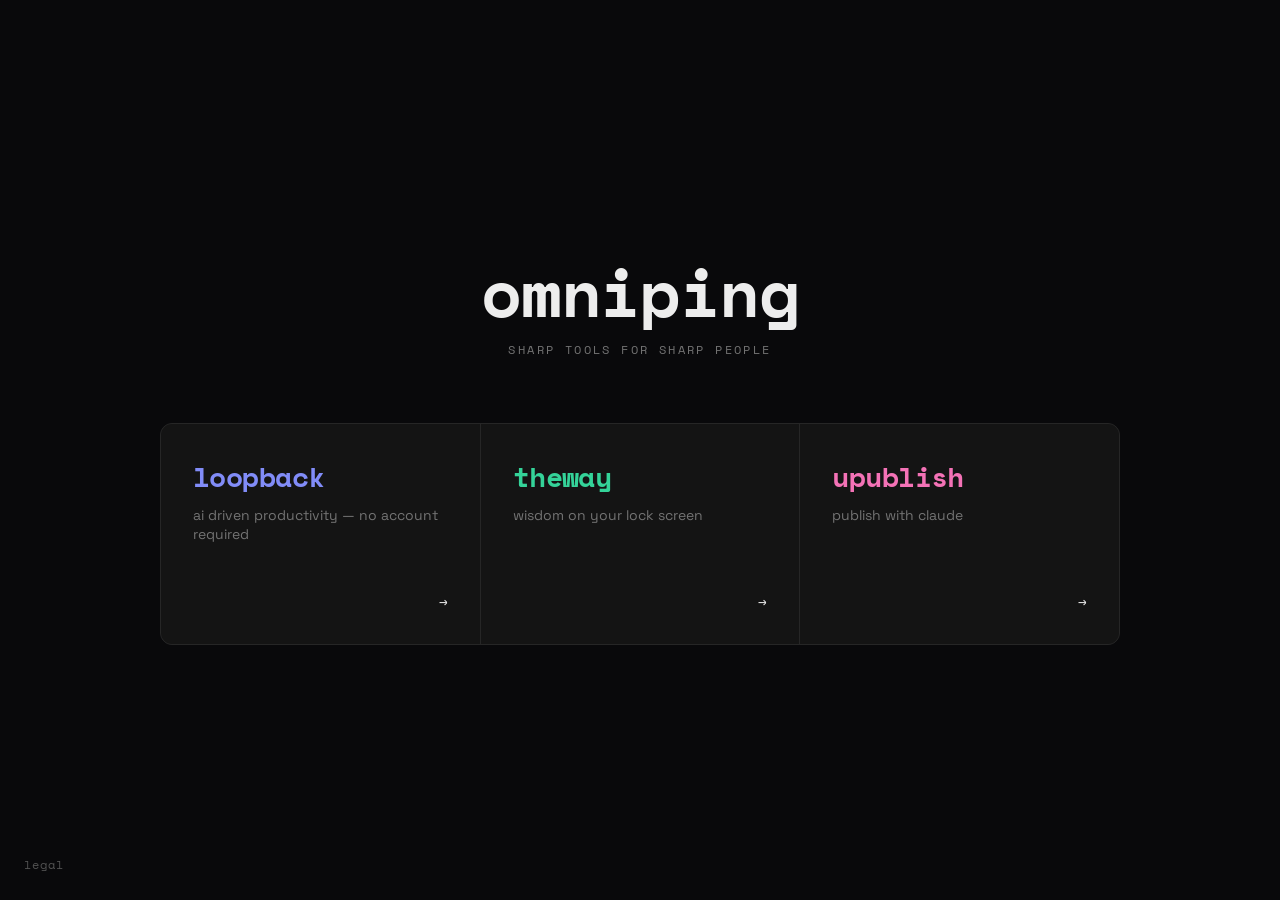
<file: index.html>
<!doctype html>
<html lang="en">
  <head>
    <meta charset="utf-8" />
    <meta name="viewport" content="width=device-width, initial-scale=1" />
    <title>omniping &mdash; sharp tools for sharp people</title>
    <meta name="description" content="omniping builds sharp tools &mdash; loopback, theway, upublish" />
    <link rel="preconnect" href="https://fonts.googleapis.com" />
    <link rel="preconnect" href="https://fonts.gstatic.com" crossorigin />
    <link
      href="https://fonts.googleapis.com/css2?family=Space+Grotesk:wght@400;500;700&family=Space+Mono:wght@400;700&display=swap"
      rel="stylesheet"
    />
    <style>
      :root {
        --bg: #09090b;
        --bg-card: #141414;
        --bg-card-hover: #1a1a1a;
        --border: #262626;
        --border-hover: #3a3a3a;
        --text: #ededed;
        --text-muted: #737373;
        --text-faint: #525252;
        --accent-loopback: #818cf8;
        --accent-theway: #34d399;
        --accent-loopback-dim: #818cf830;
        --accent-theway-dim: #34d39930;
        --accent-upublish: #f472b6;
        --accent-upublish-dim: #f472b630;
        --font-display: 'Space Mono', monospace;
        --font-body: 'Space Grotesk', sans-serif;
        --text-xs: 0.75rem;
        --text-sm: 0.875rem;
        --text-base: 1rem;
        --text-lg: 1.3125rem;
        --text-xl: 1.75rem;
        --text-2xl: 2.3125rem;
        --text-3xl: 3.125rem;
        --text-4xl: 4.1875rem;
        --leading-tight: 1.1;
        --leading-normal: 1.5;
        --tracking-tight: -0.02em;
        --tracking-wide: 0.08em;
        --tracking-mega: 0.2em;
      }

      * {
        box-sizing: border-box;
        margin: 0;
        padding: 0;
      }

      html, body {
        height: 100%;
      }

      body {
        background: var(--bg);
        color: var(--text);
        font-family: var(--font-body);
        font-size: var(--text-base);
        line-height: var(--leading-normal);
        display: flex;
        flex-direction: column;
        align-items: center;
        justify-content: center;
        min-height: 100vh;
        min-height: 100dvh;
        padding: 2rem;
        -webkit-font-smoothing: antialiased;
      }

      main {
        width: 100%;
        max-width: 960px;
        display: flex;
        flex-direction: column;
        align-items: center;
        gap: 4rem;
      }

      .brand {
        text-align: center;
      }

      .brand-name {
        font-family: var(--font-display);
        font-weight: 700;
        font-size: clamp(var(--text-3xl), 8vw, var(--text-4xl));
        line-height: var(--leading-tight);
        letter-spacing: var(--tracking-tight);
      }

      .brand-sub {
        font-family: var(--font-display);
        font-size: var(--text-xs);
        font-weight: 400;
        text-transform: uppercase;
        letter-spacing: var(--tracking-mega);
        color: var(--text-muted);
        margin-top: 0.75rem;
      }

      .products {
        display: grid;
        grid-template-columns: repeat(3, 1fr);
        gap: 1px;
        width: 100%;
        background: var(--border);
        border: 1px solid var(--border);
        border-radius: 12px;
        overflow: hidden;
      }

      .product {
        display: flex;
        flex-direction: column;
        justify-content: space-between;
        padding: 2rem;
        min-height: 220px;
        background: var(--bg-card);
        text-decoration: none;
        color: var(--text);
        transition: background 0.2s;
      }

      .product:hover {
        background: var(--bg-card-hover);
      }

      .product-top {
        display: flex;
        flex-direction: column;
        gap: 0.5rem;
      }

      .product-name {
        font-family: var(--font-display);
        font-weight: 700;
        font-size: var(--text-xl);
        letter-spacing: var(--tracking-tight);
      }

      .product-tagline {
        font-size: var(--text-sm);
        color: var(--text-muted);
        line-height: 1.4;
      }

      .product-arrow {
        font-family: var(--font-display);
        font-size: var(--text-sm);
        transition: color 0.2s, transform 0.2s;
        display: inline-block;
        align-self: flex-end;
      }

      .product:hover .product-arrow {
        transform: translateX(4px);
      }

      .product--loopback:hover {
        border-color: var(--accent-loopback-dim);
      }
      .product--loopback:hover .product-arrow {
        color: var(--accent-loopback);
      }
      .product--loopback .product-name {
        color: var(--accent-loopback);
      }

      .product--theway:hover .product-arrow {
        color: var(--accent-theway);
      }
      .product--theway .product-name {
        color: var(--accent-theway);
      }

      .product--upublish:hover .product-arrow {
        color: var(--accent-upublish);
      }
      .product--upublish .product-name {
        color: var(--accent-upublish);
      }

      footer {
        position: fixed;
        bottom: 1.5rem;
        left: 1.5rem;
      }

      footer a {
        font-family: var(--font-display);
        font-size: var(--text-xs);
        color: var(--text-faint);
        text-decoration: none;
        letter-spacing: var(--tracking-wide);
        transition: color 0.2s;
      }

      footer a:hover {
        color: var(--text-muted);
      }

      @media (max-width: 640px) {
        body {
          padding: 1.5rem;
          justify-content: flex-start;
          padding-top: 4rem;
        }

        main {
          gap: 3rem;
        }

        .products {
          grid-template-columns: 1fr;
          border-radius: 10px;
        }

        .product {
          min-height: 160px;
          padding: 1.5rem;
        }

        footer {
          position: static;
          margin-top: 3rem;
        }
      }
    </style>
  </head>
  <body>
    <main>
      <div class="brand">
        <h1 class="brand-name">omniping</h1>
        <p class="brand-sub">sharp tools for sharp people</p>
      </div>

      <nav class="products">
        <a class="product product--loopback" href="/loopback">
          <div class="product-top">
            <span class="product-name">loopback</span>
            <span class="product-tagline">ai driven productivity &mdash; no account required</span>
          </div>
          <span class="product-arrow">&rarr;</span>
        </a>
        <a class="product product--theway" href="/theway">
          <div class="product-top">
            <span class="product-name">theway</span>
            <span class="product-tagline">wisdom on your lock screen</span>
          </div>
          <span class="product-arrow">&rarr;</span>
        </a>
        <a class="product product--upublish" href="/upublish">
          <div class="product-top">
            <span class="product-name">upublish</span>
            <span class="product-tagline">publish with claude</span>
          </div>
          <span class="product-arrow">&rarr;</span>
        </a>
      </nav>
    </main>

    <footer>
      <a href="/legal">legal</a>
    </footer>
  </body>
</html>
</file>
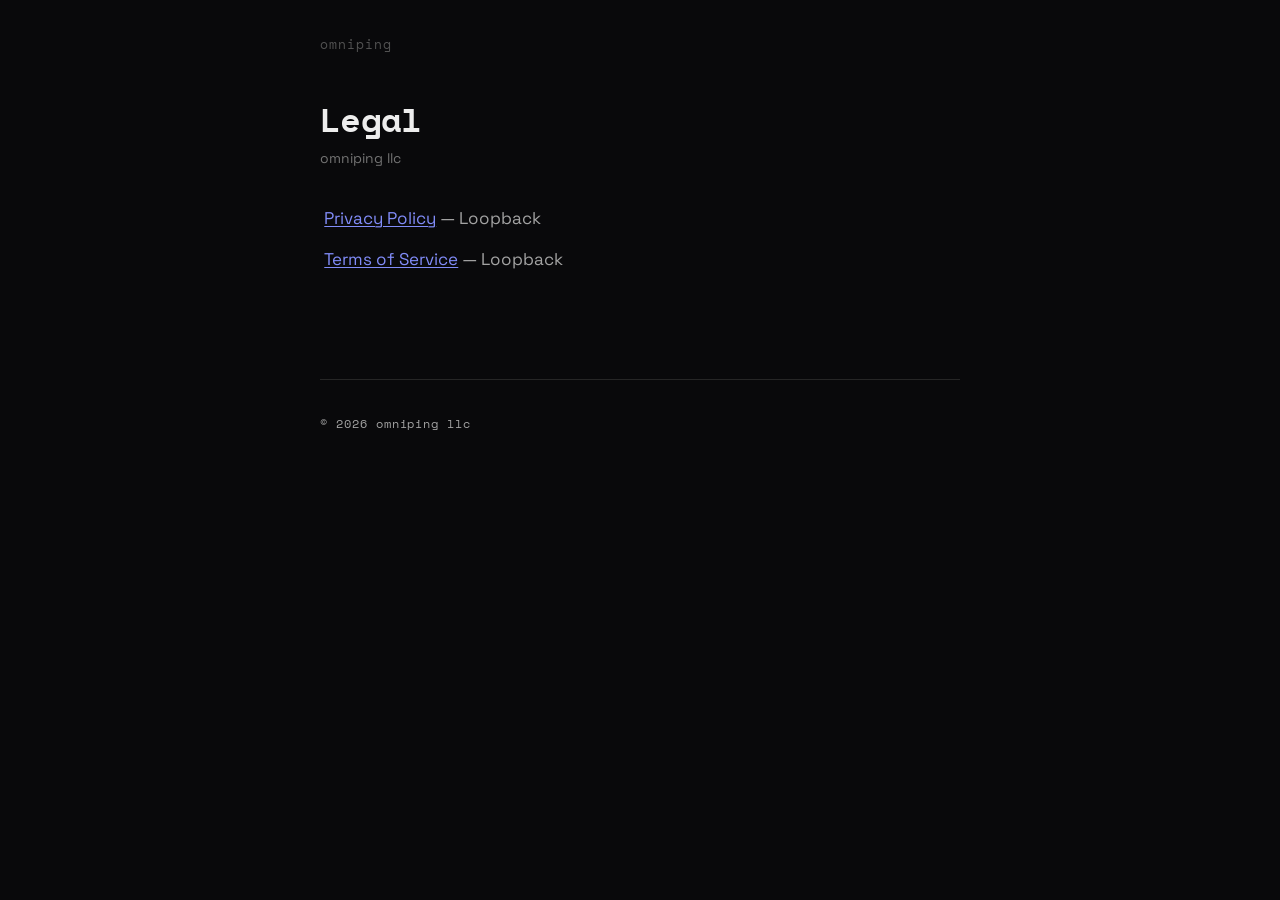
<file: legal/index.html>
<!doctype html>
<html lang="en">
<head>
  <meta charset="utf-8">
  <meta name="viewport" content="width=device-width, initial-scale=1">
  <title>Legal — omniping</title>
  <link rel="stylesheet" href="style.css">
</head>
<body>
  <nav>
    <a class="home" href="/">omniping</a>
  </nav>

  <main>
    <header>
      <h1>Legal</h1>
      <p class="meta">omniping llc</p>
    </header>

    <section>
      <ul style="list-style: none; margin-left: 0; padding-left: 0;">
        <li style="margin-bottom: 0.75rem;"><a href="/legal/privacy">Privacy Policy</a> — Loopback</li>
        <li><a href="/legal/terms">Terms of Service</a> — Loopback</li>
      </ul>
    </section>
  </main>

  <footer>
    <p>&copy; 2026 omniping llc</p>
  </footer>
</body>
</html>
</file>
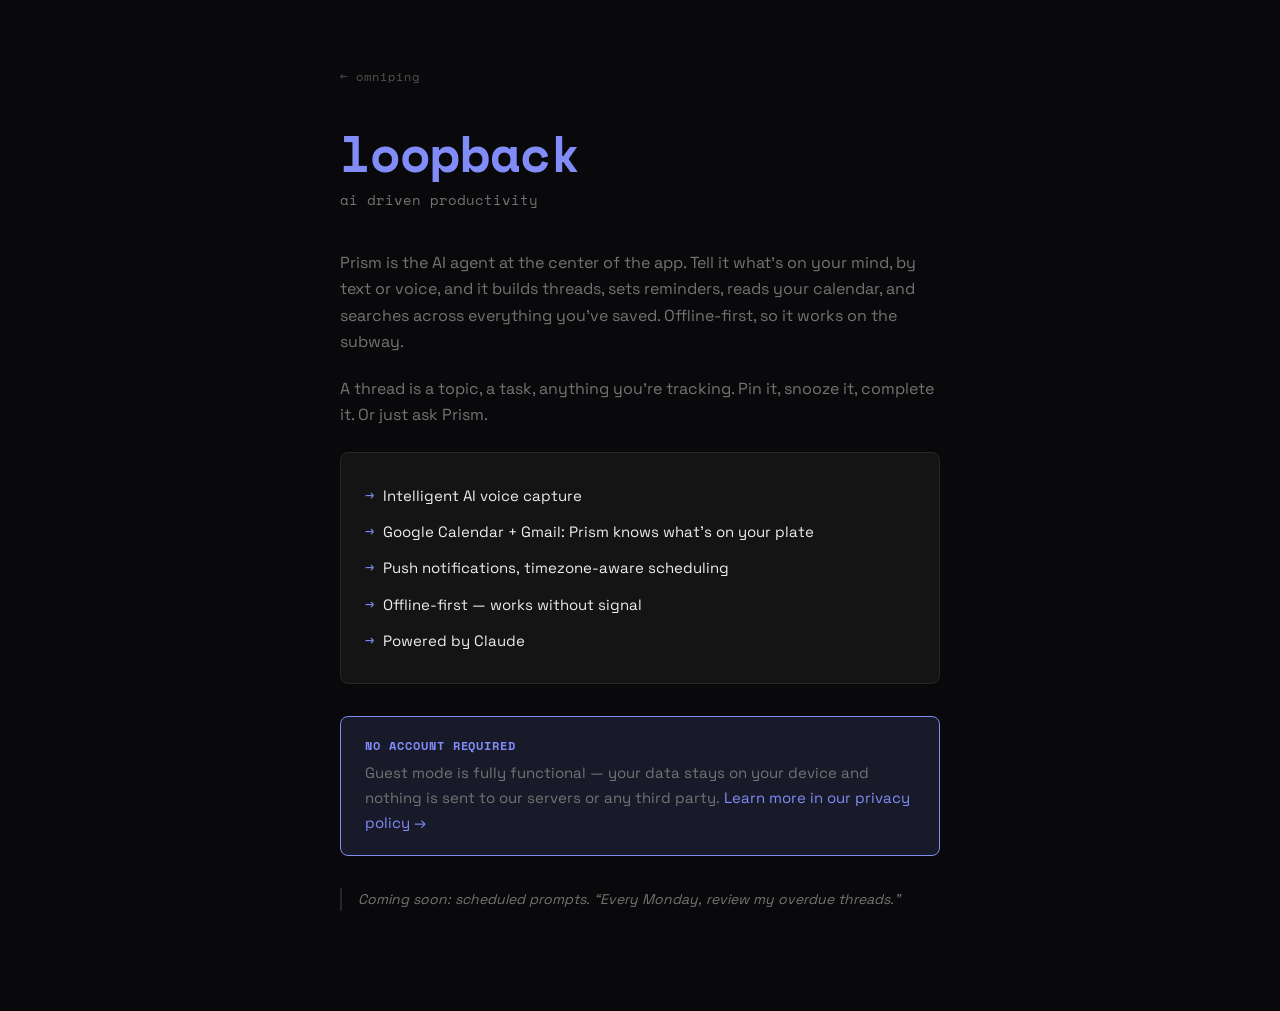
<file: loopback/index.html>
<!doctype html>
<html lang="en">
  <head>
    <meta charset="utf-8" />
    <meta name="viewport" content="width=device-width, initial-scale=1" />
    <title>loopback &mdash; ai driven productivity</title>
    <meta name="description" content="loopback by omniping &mdash; ai driven productivity" />
    <link rel="preconnect" href="https://fonts.googleapis.com" />
    <link rel="preconnect" href="https://fonts.gstatic.com" crossorigin />
    <link
      href="https://fonts.googleapis.com/css2?family=Space+Grotesk:wght@400;500;700&family=Space+Mono:wght@400;700&display=swap"
      rel="stylesheet"
    />
    <style>
      :root {
        --bg: #09090b;
        --bg-card: #141414;
        --border: #262626;
        --text: #ededed;
        --text-muted: #737373;
        --text-faint: #525252;
        --accent: #818cf8;
        --accent-dim: #818cf820;
        --font-display: 'Space Mono', monospace;
        --font-body: 'Space Grotesk', sans-serif;
      }

      * {
        box-sizing: border-box;
        margin: 0;
        padding: 0;
      }

      body {
        background: var(--bg);
        color: var(--text);
        font-family: var(--font-body);
        font-size: 1rem;
        line-height: 1.5;
        min-height: 100vh;
        min-height: 100dvh;
        display: flex;
        flex-direction: column;
        align-items: center;
        padding: 4rem 2rem 5rem;
        -webkit-font-smoothing: antialiased;
      }

      main {
        width: 100%;
        max-width: 600px;
      }

      .back {
        font-family: var(--font-display);
        font-size: 0.75rem;
        color: var(--text-faint);
        text-decoration: none;
        letter-spacing: 0.08em;
        transition: color 0.2s;
        display: inline-block;
        margin-bottom: 2.5rem;
      }

      .back:hover {
        color: var(--text-muted);
      }

      h1 {
        font-family: var(--font-display);
        font-weight: 700;
        font-size: clamp(2.3rem, 8vw, 3.125rem);
        line-height: 1.1;
        letter-spacing: -0.02em;
        color: var(--accent);
        margin-bottom: 0.5rem;
      }

      .tagline {
        font-family: var(--font-display);
        font-size: 0.875rem;
        color: var(--text-muted);
        margin-bottom: 2.5rem;
      }

      .body p {
        color: var(--text-muted);
        margin-bottom: 1.25rem;
        line-height: 1.65;
      }

      .body ul {
        list-style: none;
        margin: 1.5rem 0;
        padding: 1.5rem;
        background: var(--bg-card);
        border: 1px solid var(--border);
        border-radius: 8px;
      }

      .body ul li {
        padding: 0.4rem 0;
        color: var(--text);
        font-size: 0.9375rem;
      }

      .body ul li::before {
        content: "\2192  ";
        color: var(--accent);
        font-family: var(--font-display);
      }

      .guest-mode {
        margin-top: 2rem;
        padding: 1.25rem 1.5rem;
        background: var(--accent-dim);
        border: 1px solid var(--accent);
        border-radius: 8px;
      }

      .guest-mode strong {
        display: block;
        font-family: var(--font-display);
        font-size: 0.75rem;
        letter-spacing: 0.08em;
        color: var(--accent);
        margin-bottom: 0.4rem;
        text-transform: uppercase;
      }

      .guest-mode p {
        color: var(--text-muted);
        font-size: 0.9375rem;
        margin-bottom: 0 !important;
      }

      .guest-mode a {
        color: var(--accent);
        text-decoration: none;
      }

      .guest-mode a:hover {
        text-decoration: underline;
      }

      .soon {
        font-size: 0.875rem;
        color: var(--text-faint);
        font-style: italic;
        border-left: 2px solid var(--border);
        padding-left: 1rem;
        margin-top: 2rem;
      }

      @media (max-width: 640px) {
        body {
          padding: 2rem 1.5rem 3rem;
        }
      }
    </style>
  </head>
  <body>
    <main>
      <a class="back" href="/">&larr; omniping</a>
      <h1>loopback</h1>
      <p class="tagline">ai driven productivity</p>

      <div class="body">
        <p>
          Prism is the AI agent at the center of the app. Tell it what&rsquo;s on
          your mind, by text or voice, and it builds threads, sets reminders,
          reads your calendar, and searches across everything you&rsquo;ve saved.
          Offline-first, so it works on the subway.
        </p>
        <p>
          A thread is a topic, a task, anything you&rsquo;re tracking. Pin it,
          snooze it, complete it. Or just ask Prism.
        </p>

        <ul>
          <li>Intelligent AI voice capture</li>
          <li>Google Calendar + Gmail: Prism knows what&rsquo;s on your plate</li>
          <li>Push notifications, timezone-aware scheduling</li>
          <li>Offline-first &mdash; works without signal</li>
          <li>Powered by Claude</li>
        </ul>

        <div class="guest-mode">
          <strong>No account required</strong>
          <p>Guest mode is fully functional &mdash; your data stays on your device and nothing is sent to our servers or any third party. <a href="/legal/privacy#guest-mode">Learn more in our privacy policy &rarr;</a></p>
        </div>

        <p class="soon">
          Coming soon: scheduled prompts. &ldquo;Every Monday, review my overdue threads.&rdquo;
        </p>
      </div>
    </main>
  </body>
</html>
</file>
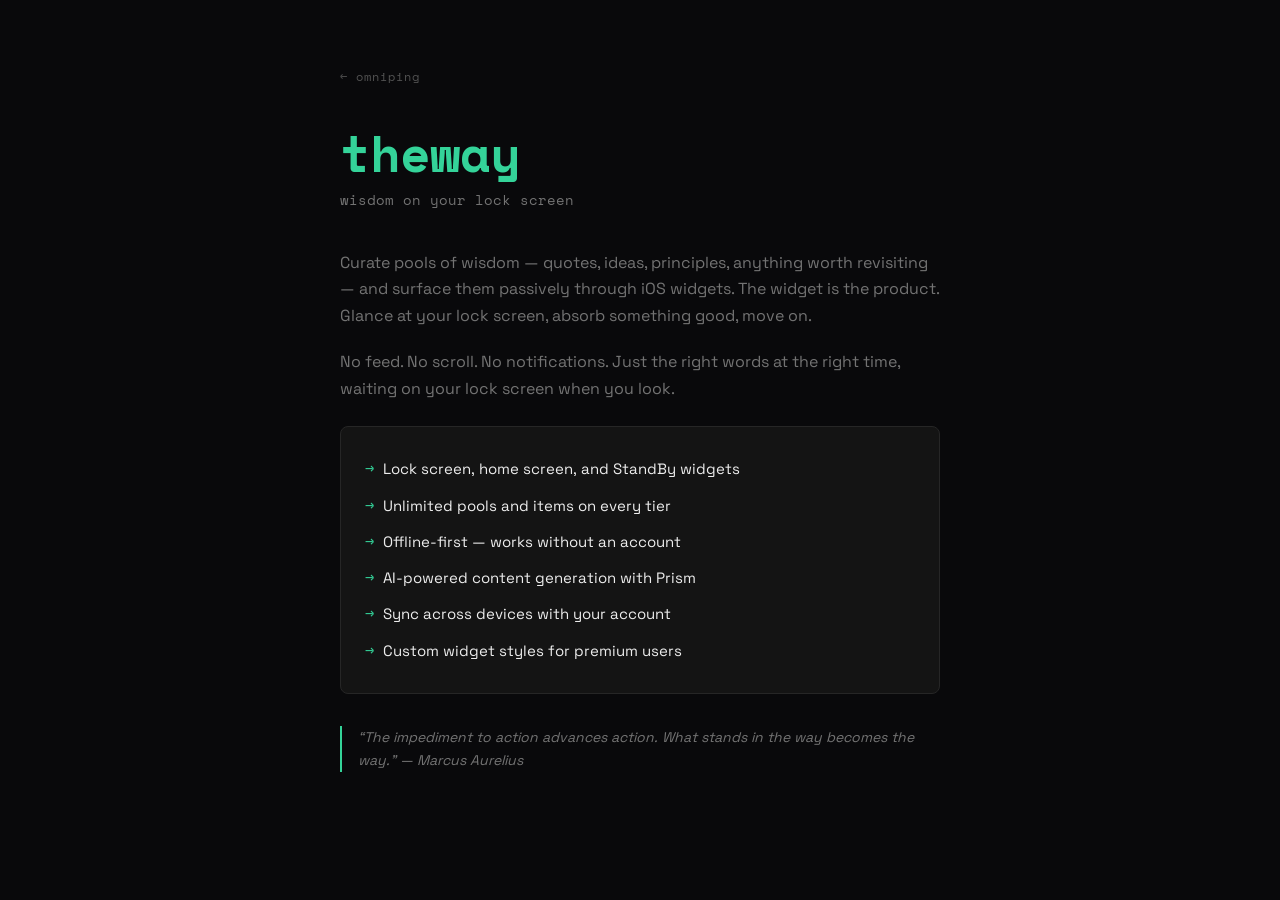
<file: theway/index.html>
<!doctype html>
<html lang="en">
  <head>
    <meta charset="utf-8" />
    <meta name="viewport" content="width=device-width, initial-scale=1" />
    <title>theway &mdash; wisdom on your lock screen</title>
    <meta name="description" content="theway by omniping &mdash; curate pools of wisdom and surface them passively through iOS widgets" />
    <link rel="preconnect" href="https://fonts.googleapis.com" />
    <link rel="preconnect" href="https://fonts.gstatic.com" crossorigin />
    <link
      href="https://fonts.googleapis.com/css2?family=Space+Grotesk:wght@400;500;700&family=Space+Mono:wght@400;700&display=swap"
      rel="stylesheet"
    />
    <style>
      :root {
        --bg: #09090b;
        --bg-card: #141414;
        --border: #262626;
        --text: #ededed;
        --text-muted: #737373;
        --text-faint: #525252;
        --accent: #34d399;
        --accent-dim: #34d39920;
        --font-display: 'Space Mono', monospace;
        --font-body: 'Space Grotesk', sans-serif;
      }

      * {
        box-sizing: border-box;
        margin: 0;
        padding: 0;
      }

      body {
        background: var(--bg);
        color: var(--text);
        font-family: var(--font-body);
        font-size: 1rem;
        line-height: 1.5;
        min-height: 100vh;
        min-height: 100dvh;
        display: flex;
        flex-direction: column;
        align-items: center;
        padding: 4rem 2rem 5rem;
        -webkit-font-smoothing: antialiased;
      }

      main {
        width: 100%;
        max-width: 600px;
      }

      .back {
        font-family: var(--font-display);
        font-size: 0.75rem;
        color: var(--text-faint);
        text-decoration: none;
        letter-spacing: 0.08em;
        transition: color 0.2s;
        display: inline-block;
        margin-bottom: 2.5rem;
      }

      .back:hover {
        color: var(--text-muted);
      }

      h1 {
        font-family: var(--font-display);
        font-weight: 700;
        font-size: clamp(2.3rem, 8vw, 3.125rem);
        line-height: 1.1;
        letter-spacing: -0.02em;
        color: var(--accent);
        margin-bottom: 0.5rem;
      }

      .tagline {
        font-family: var(--font-display);
        font-size: 0.875rem;
        color: var(--text-muted);
        margin-bottom: 2.5rem;
      }

      .body p {
        color: var(--text-muted);
        margin-bottom: 1.25rem;
        line-height: 1.65;
      }

      .body ul {
        list-style: none;
        margin: 1.5rem 0;
        padding: 1.5rem;
        background: var(--bg-card);
        border: 1px solid var(--border);
        border-radius: 8px;
      }

      .body ul li {
        padding: 0.4rem 0;
        color: var(--text);
        font-size: 0.9375rem;
      }

      .body ul li::before {
        content: "\2192  ";
        color: var(--accent);
        font-family: var(--font-display);
      }

      .quote {
        font-size: 0.875rem;
        color: var(--text-faint);
        font-style: italic;
        border-left: 2px solid var(--accent);
        padding-left: 1rem;
        margin-top: 2rem;
      }

      @media (max-width: 640px) {
        body {
          padding: 2rem 1.5rem 3rem;
        }
      }
    </style>
  </head>
  <body>
    <main>
      <a class="back" href="/">&larr; omniping</a>
      <h1>theway</h1>
      <p class="tagline">wisdom on your lock screen</p>

      <div class="body">
        <p>
          Curate pools of wisdom &mdash; quotes, ideas, principles, anything worth
          revisiting &mdash; and surface them passively through iOS widgets. The widget
          is the product. Glance at your lock screen, absorb something good, move on.
        </p>
        <p>
          No feed. No scroll. No notifications. Just the right words at the right time,
          waiting on your lock screen when you look.
        </p>

        <ul>
          <li>Lock screen, home screen, and StandBy widgets</li>
          <li>Unlimited pools and items on every tier</li>
          <li>Offline-first &mdash; works without an account</li>
          <li>AI-powered content generation with Prism</li>
          <li>Sync across devices with your account</li>
          <li>Custom widget styles for premium users</li>
        </ul>

        <p class="quote">
          &ldquo;The impediment to action advances action. What stands in the way becomes the way.&rdquo;
          &mdash; Marcus Aurelius
        </p>
      </div>
    </main>
  </body>
</html>
</file>
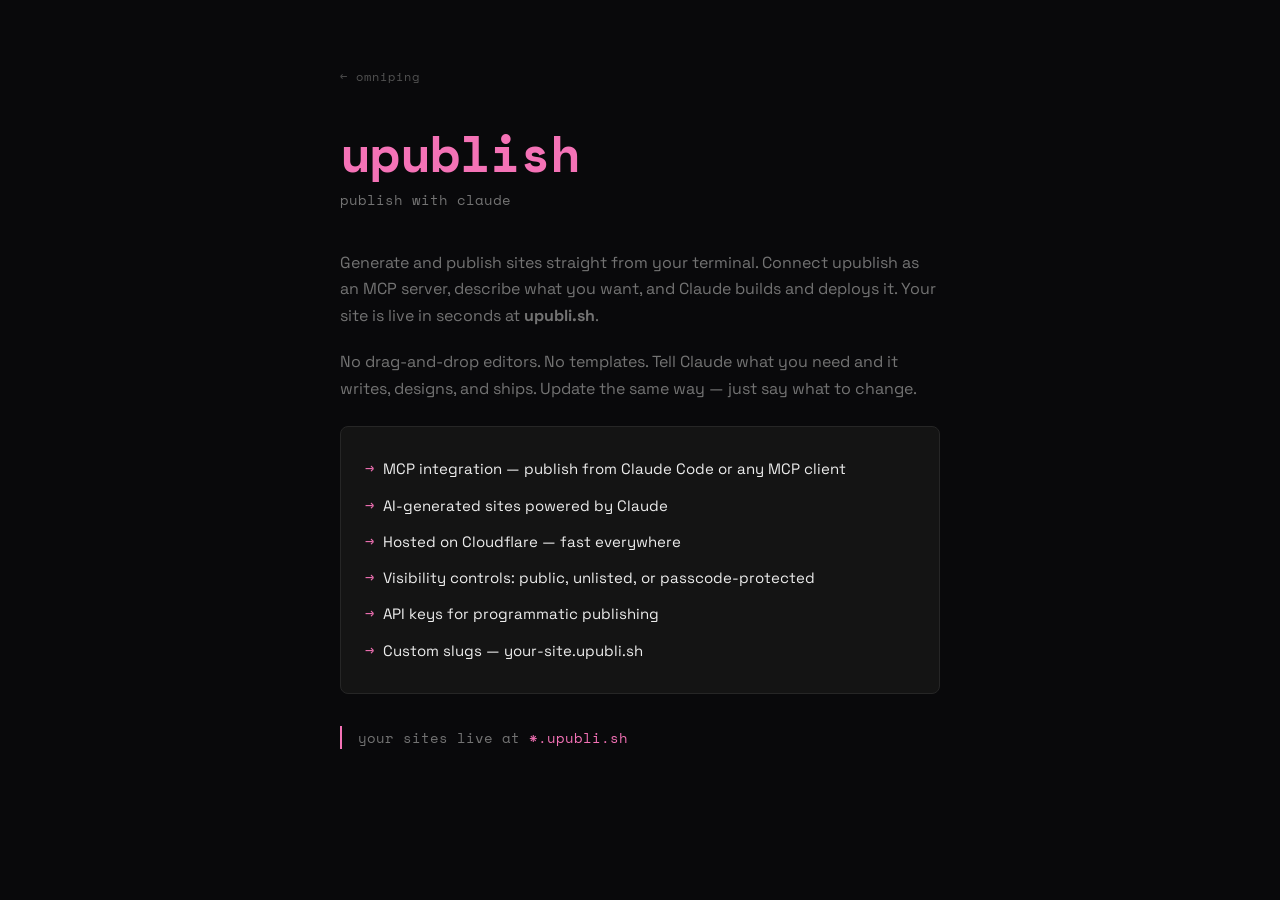
<file: upublish/index.html>
<!doctype html>
<html lang="en">
  <head>
    <meta charset="utf-8" />
    <meta name="viewport" content="width=device-width, initial-scale=1" />
    <title>upublish &mdash; publish with claude</title>
    <meta name="description" content="upublish by omniping &mdash; generate and publish sites from your terminal with Claude" />
    <link rel="preconnect" href="https://fonts.googleapis.com" />
    <link rel="preconnect" href="https://fonts.gstatic.com" crossorigin />
    <link
      href="https://fonts.googleapis.com/css2?family=Space+Grotesk:wght@400;500;700&family=Space+Mono:wght@400;700&display=swap"
      rel="stylesheet"
    />
    <style>
      :root {
        --bg: #09090b;
        --bg-card: #141414;
        --border: #262626;
        --text: #ededed;
        --text-muted: #737373;
        --text-faint: #525252;
        --accent: #f472b6;
        --accent-dim: #f472b620;
        --font-display: 'Space Mono', monospace;
        --font-body: 'Space Grotesk', sans-serif;
      }

      * {
        box-sizing: border-box;
        margin: 0;
        padding: 0;
      }

      body {
        background: var(--bg);
        color: var(--text);
        font-family: var(--font-body);
        font-size: 1rem;
        line-height: 1.5;
        min-height: 100vh;
        min-height: 100dvh;
        display: flex;
        flex-direction: column;
        align-items: center;
        padding: 4rem 2rem 5rem;
        -webkit-font-smoothing: antialiased;
      }

      main {
        width: 100%;
        max-width: 600px;
      }

      .back {
        font-family: var(--font-display);
        font-size: 0.75rem;
        color: var(--text-faint);
        text-decoration: none;
        letter-spacing: 0.08em;
        transition: color 0.2s;
        display: inline-block;
        margin-bottom: 2.5rem;
      }

      .back:hover {
        color: var(--text-muted);
      }

      h1 {
        font-family: var(--font-display);
        font-weight: 700;
        font-size: clamp(2.3rem, 8vw, 3.125rem);
        line-height: 1.1;
        letter-spacing: -0.02em;
        color: var(--accent);
        margin-bottom: 0.5rem;
      }

      .tagline {
        font-family: var(--font-display);
        font-size: 0.875rem;
        color: var(--text-muted);
        margin-bottom: 2.5rem;
      }

      .body p {
        color: var(--text-muted);
        margin-bottom: 1.25rem;
        line-height: 1.65;
      }

      .body ul {
        list-style: none;
        margin: 1.5rem 0;
        padding: 1.5rem;
        background: var(--bg-card);
        border: 1px solid var(--border);
        border-radius: 8px;
      }

      .body ul li {
        padding: 0.4rem 0;
        color: var(--text);
        font-size: 0.9375rem;
      }

      .body ul li::before {
        content: "\2192  ";
        color: var(--accent);
        font-family: var(--font-display);
      }

      .domain {
        font-family: var(--font-display);
        font-size: 0.875rem;
        color: var(--text-faint);
        border-left: 2px solid var(--accent);
        padding-left: 1rem;
        margin-top: 2rem;
      }

      .domain span {
        color: var(--accent);
      }

      @media (max-width: 640px) {
        body {
          padding: 2rem 1.5rem 3rem;
        }
      }
    </style>
  </head>
  <body>
    <main>
      <a class="back" href="/">&larr; omniping</a>
      <h1>upublish</h1>
      <p class="tagline">publish with claude</p>

      <div class="body">
        <p>
          Generate and publish sites straight from your terminal. Connect upublish
          as an MCP server, describe what you want, and Claude builds and deploys it.
          Your site is live in seconds at <strong>upubli.sh</strong>.
        </p>
        <p>
          No drag-and-drop editors. No templates. Tell Claude what you need and it
          writes, designs, and ships. Update the same way &mdash; just say what to change.
        </p>

        <ul>
          <li>MCP integration &mdash; publish from Claude Code or any MCP client</li>
          <li>AI-generated sites powered by Claude</li>
          <li>Hosted on Cloudflare &mdash; fast everywhere</li>
          <li>Visibility controls: public, unlisted, or passcode-protected</li>
          <li>API keys for programmatic publishing</li>
          <li>Custom slugs &mdash; your-site.upubli.sh</li>
        </ul>

        <p class="domain">
          your sites live at <span>*.upubli.sh</span>
        </p>
      </div>
    </main>
  </body>
</html>
</file>
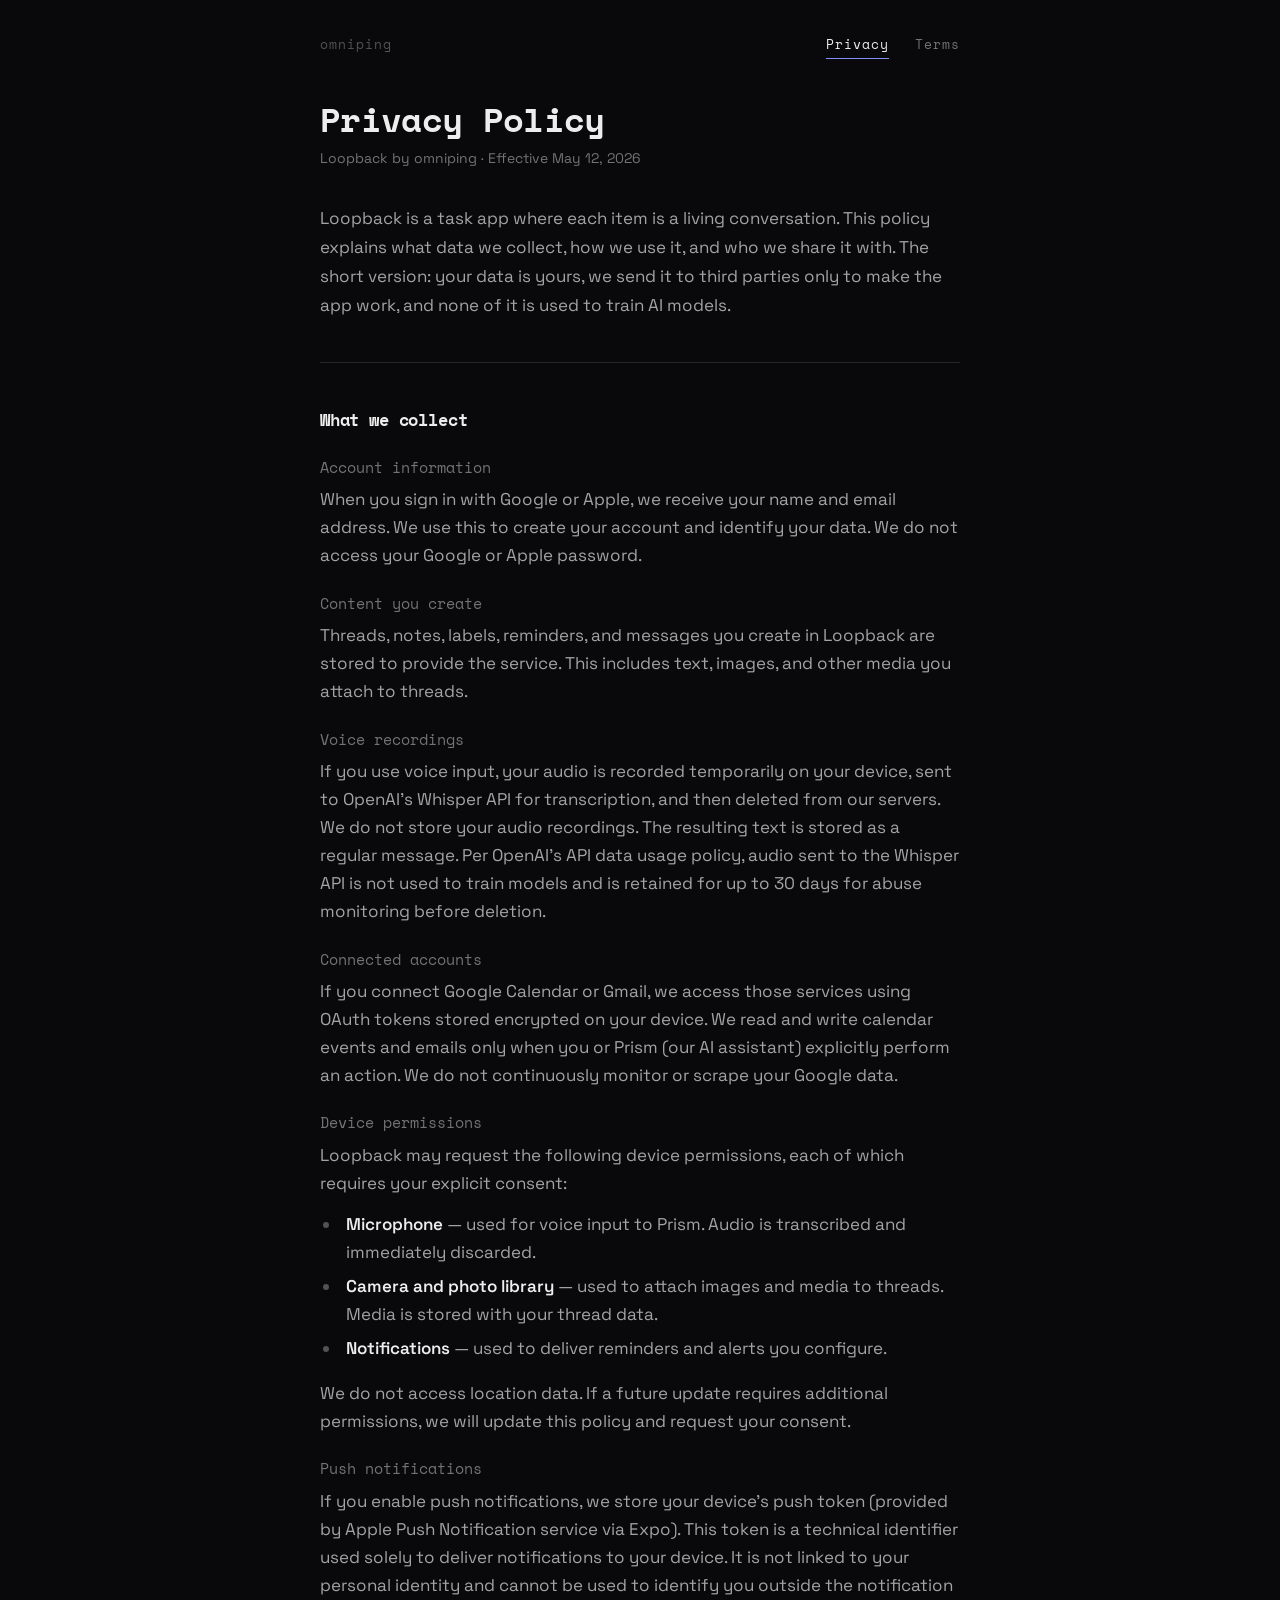
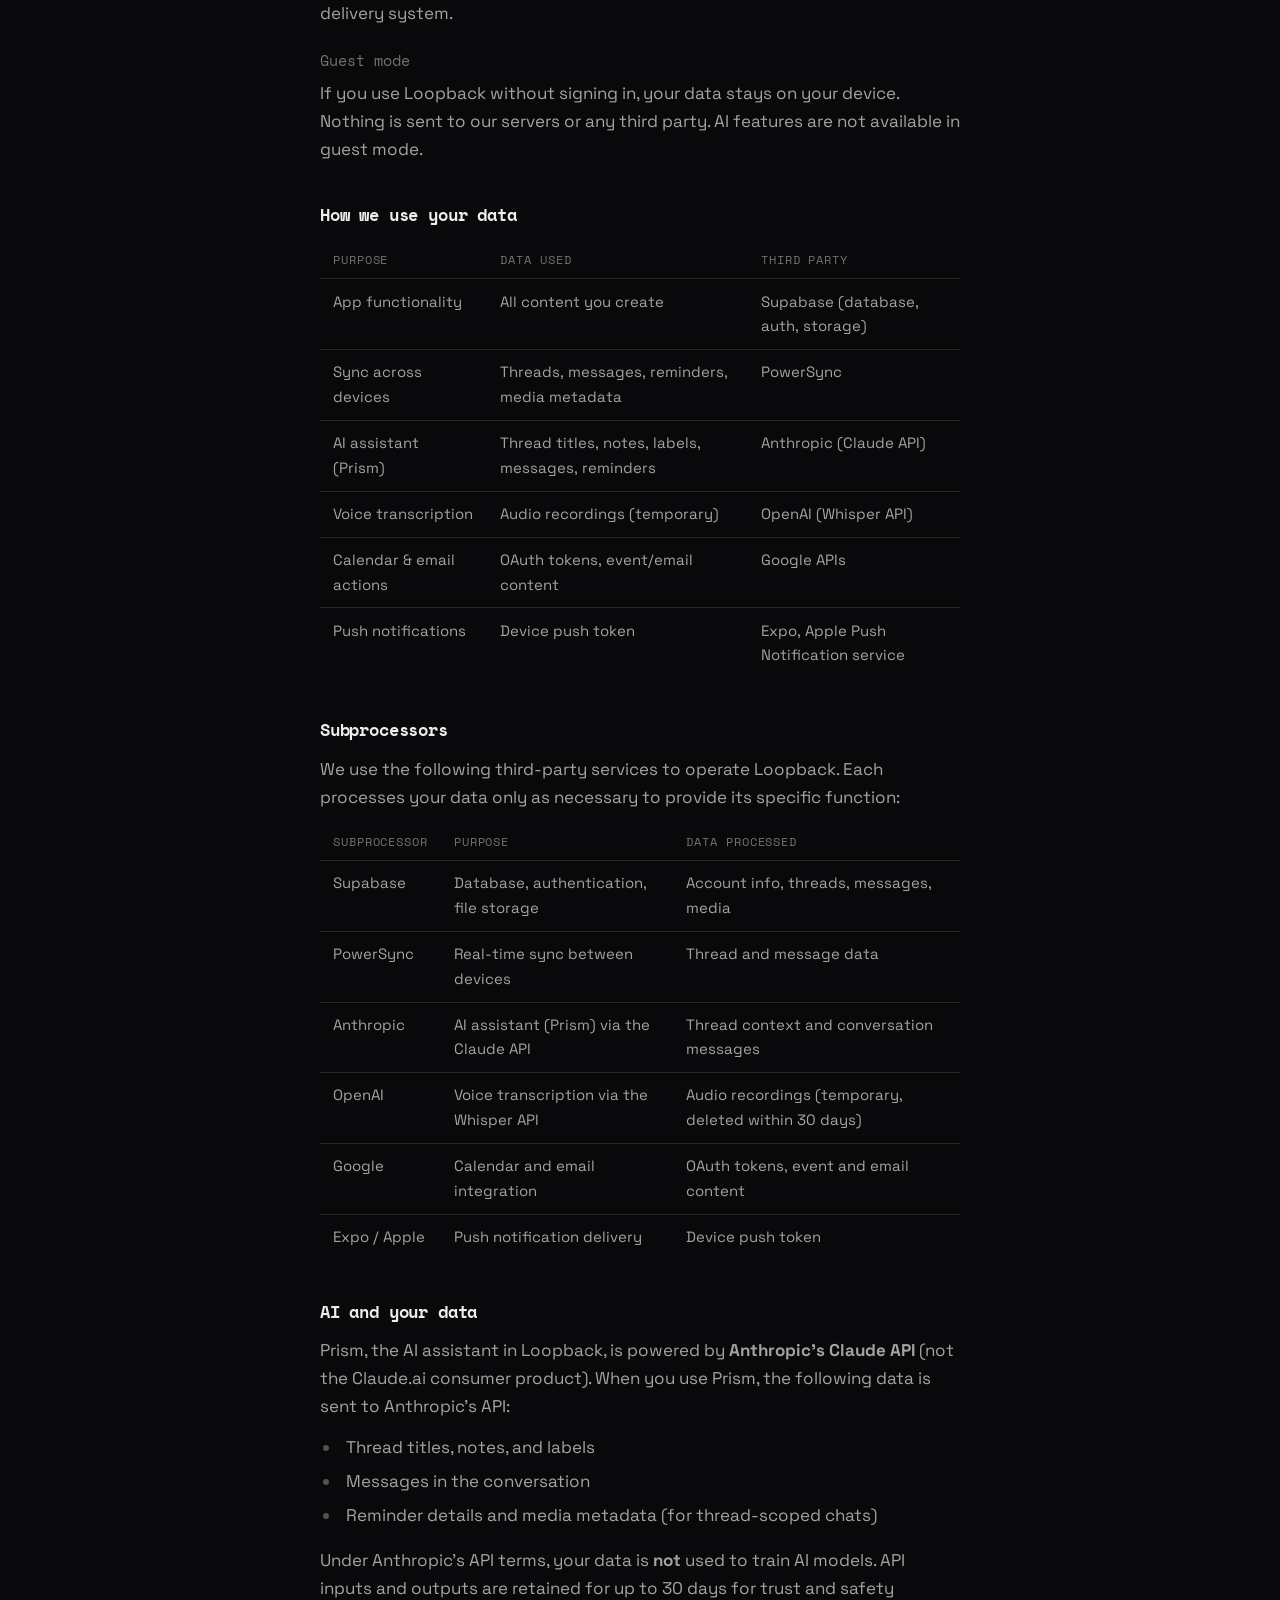
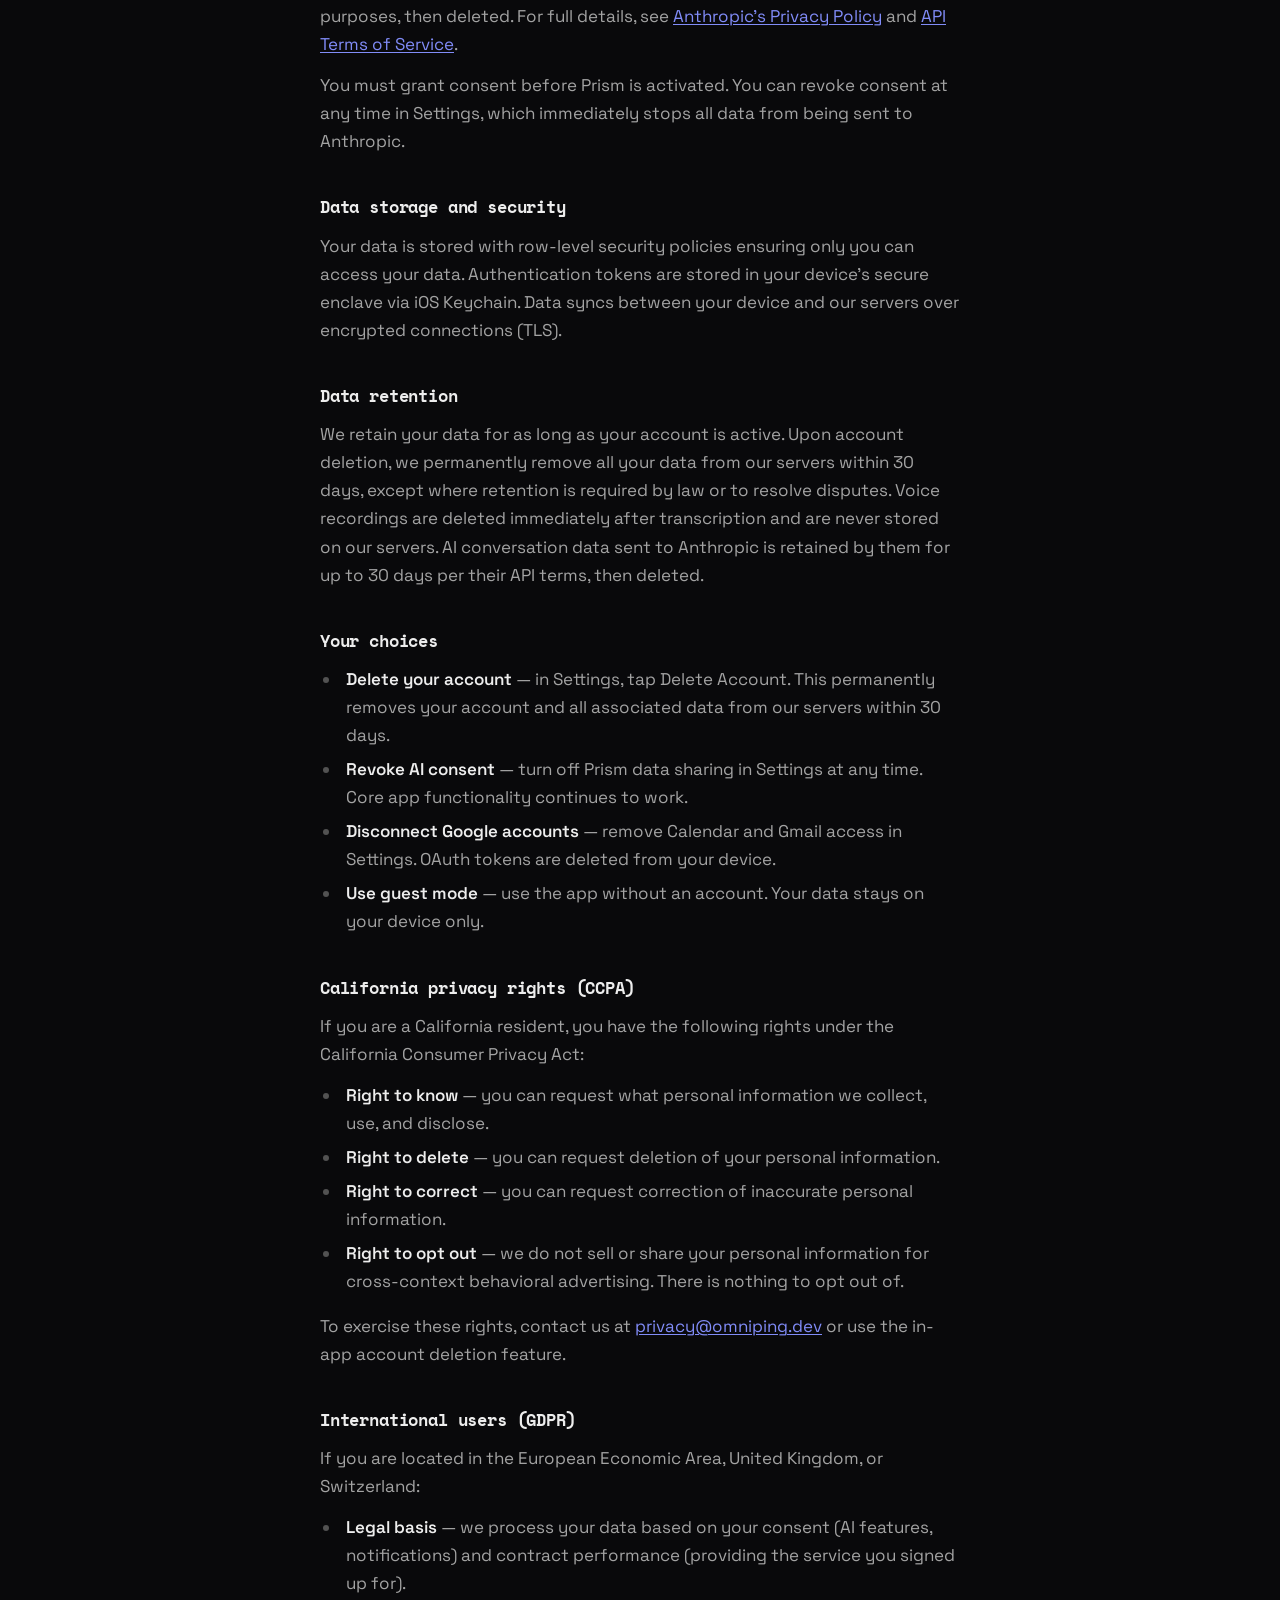
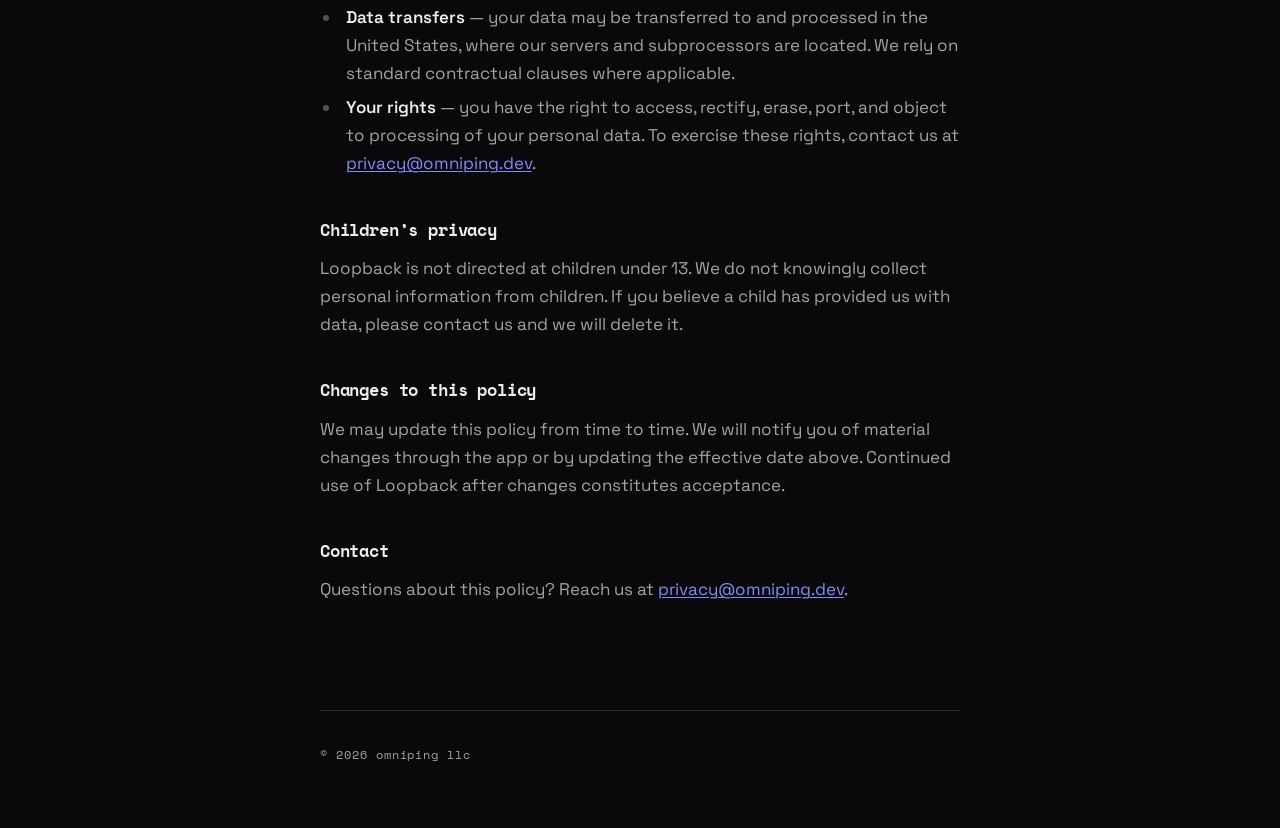
<file: legal/privacy/index.html>
<!doctype html>
<html lang="en">
<head>
  <meta charset="utf-8">
  <meta name="viewport" content="width=device-width, initial-scale=1">
  <title>Privacy Policy &mdash; Loopback</title>
  <link rel="stylesheet" href="../style.css">
</head>
<body>
  <nav>
    <a class="home" href="/">omniping</a>
    <a href="/legal/privacy" class="active">Privacy</a>
    <a href="/legal/terms">Terms</a>
  </nav>

  <main>
    <header>
      <h1>Privacy Policy</h1>
      <p class="meta">Loopback by omniping &middot; Effective May 12, 2026</p>
    </header>

    <p class="lede">Loopback is a task app where each item is a living conversation. This policy explains what data we collect, how we use it, and who we share it with. The short version: your data is yours, we send it to third parties only to make the app work, and none of it is used to train AI models.</p>

    <section>
      <h2>What we collect</h2>

      <h3>Account information</h3>
      <p>When you sign in with Google or Apple, we receive your name and email address. We use this to create your account and identify your data. We do not access your Google or Apple password.</p>

      <h3>Content you create</h3>
      <p>Threads, notes, labels, reminders, and messages you create in Loopback are stored to provide the service. This includes text, images, and other media you attach to threads.</p>

      <h3>Voice recordings</h3>
      <p>If you use voice input, your audio is recorded temporarily on your device, sent to OpenAI&rsquo;s Whisper API for transcription, and then deleted from our servers. We do not store your audio recordings. The resulting text is stored as a regular message. Per OpenAI&rsquo;s API data usage policy, audio sent to the Whisper API is not used to train models and is retained for up to 30 days for abuse monitoring before deletion.</p>

      <h3>Connected accounts</h3>
      <p>If you connect Google Calendar or Gmail, we access those services using OAuth tokens stored encrypted on your device. We read and write calendar events and emails only when you or Prism (our AI assistant) explicitly perform an action. We do not continuously monitor or scrape your Google data.</p>

      <h3>Device permissions</h3>
      <p>Loopback may request the following device permissions, each of which requires your explicit consent:</p>
      <ul>
        <li><strong>Microphone</strong> &mdash; used for voice input to Prism. Audio is transcribed and immediately discarded.</li>
        <li><strong>Camera and photo library</strong> &mdash; used to attach images and media to threads. Media is stored with your thread data.</li>
        <li><strong>Notifications</strong> &mdash; used to deliver reminders and alerts you configure.</li>
      </ul>
      <p>We do not access location data. If a future update requires additional permissions, we will update this policy and request your consent.</p>

      <h3>Push notifications</h3>
      <p>If you enable push notifications, we store your device&rsquo;s push token (provided by Apple Push Notification service via Expo). This token is a technical identifier used solely to deliver notifications to your device. It is not linked to your personal identity and cannot be used to identify you outside the notification delivery system.</p>

      <h3 id="guest-mode">Guest mode</h3>
      <p>If you use Loopback without signing in, your data stays on your device. Nothing is sent to our servers or any third party. AI features are not available in guest mode.</p>
    </section>

    <section>
      <h2>How we use your data</h2>

      <table>
        <thead>
          <tr>
            <th>Purpose</th>
            <th>Data used</th>
            <th>Third party</th>
          </tr>
        </thead>
        <tbody>
          <tr>
            <td>App functionality</td>
            <td>All content you create</td>
            <td>Supabase (database, auth, storage)</td>
          </tr>
          <tr>
            <td>Sync across devices</td>
            <td>Threads, messages, reminders, media metadata</td>
            <td>PowerSync</td>
          </tr>
          <tr>
            <td>AI assistant (Prism)</td>
            <td>Thread titles, notes, labels, messages, reminders</td>
            <td>Anthropic (Claude API)</td>
          </tr>
          <tr>
            <td>Voice transcription</td>
            <td>Audio recordings (temporary)</td>
            <td>OpenAI (Whisper API)</td>
          </tr>
          <tr>
            <td>Calendar &amp; email actions</td>
            <td>OAuth tokens, event/email content</td>
            <td>Google APIs</td>
          </tr>
          <tr>
            <td>Push notifications</td>
            <td>Device push token</td>
            <td>Expo, Apple Push Notification service</td>
          </tr>
        </tbody>
      </table>
    </section>

    <section>
      <h2>Subprocessors</h2>
      <p>We use the following third-party services to operate Loopback. Each processes your data only as necessary to provide its specific function:</p>
      <table>
        <thead>
          <tr>
            <th>Subprocessor</th>
            <th>Purpose</th>
            <th>Data processed</th>
          </tr>
        </thead>
        <tbody>
          <tr>
            <td>Supabase</td>
            <td>Database, authentication, file storage</td>
            <td>Account info, threads, messages, media</td>
          </tr>
          <tr>
            <td>PowerSync</td>
            <td>Real-time sync between devices</td>
            <td>Thread and message data</td>
          </tr>
          <tr>
            <td>Anthropic</td>
            <td>AI assistant (Prism) via the Claude API</td>
            <td>Thread context and conversation messages</td>
          </tr>
          <tr>
            <td>OpenAI</td>
            <td>Voice transcription via the Whisper API</td>
            <td>Audio recordings (temporary, deleted within 30 days)</td>
          </tr>
          <tr>
            <td>Google</td>
            <td>Calendar and email integration</td>
            <td>OAuth tokens, event and email content</td>
          </tr>
          <tr>
            <td>Expo / Apple</td>
            <td>Push notification delivery</td>
            <td>Device push token</td>
          </tr>
        </tbody>
      </table>
    </section>

    <section>
      <h2>AI and your data</h2>
      <p>Prism, the AI assistant in Loopback, is powered by <strong>Anthropic&rsquo;s Claude API</strong> (not the Claude.ai consumer product). When you use Prism, the following data is sent to Anthropic&rsquo;s API:</p>
      <ul>
        <li>Thread titles, notes, and labels</li>
        <li>Messages in the conversation</li>
        <li>Reminder details and media metadata (for thread-scoped chats)</li>
      </ul>
      <p>Under Anthropic&rsquo;s API terms, your data is <strong>not</strong> used to train AI models. API inputs and outputs are retained for up to 30 days for trust and safety purposes, then deleted. For full details, see <a href="https://www.anthropic.com/privacy" target="_blank" rel="noopener">Anthropic&rsquo;s Privacy Policy</a> and <a href="https://www.anthropic.com/policies/terms" target="_blank" rel="noopener">API Terms of Service</a>.</p>
      <p>You must grant consent before Prism is activated. You can revoke consent at any time in Settings, which immediately stops all data from being sent to Anthropic.</p>
    </section>

    <section>
      <h2>Data storage and security</h2>
      <p>Your data is stored with row-level security policies ensuring only you can access your data. Authentication tokens are stored in your device&rsquo;s secure enclave via iOS Keychain. Data syncs between your device and our servers over encrypted connections (TLS).</p>
    </section>

    <section>
      <h2>Data retention</h2>
      <p>We retain your data for as long as your account is active. Upon account deletion, we permanently remove all your data from our servers within 30 days, except where retention is required by law or to resolve disputes. Voice recordings are deleted immediately after transcription and are never stored on our servers. AI conversation data sent to Anthropic is retained by them for up to 30 days per their API terms, then deleted.</p>
    </section>

    <section>
      <h2>Your choices</h2>
      <ul>
        <li><strong>Delete your account</strong> &mdash; in Settings, tap Delete Account. This permanently removes your account and all associated data from our servers within 30 days.</li>
        <li><strong>Revoke AI consent</strong> &mdash; turn off Prism data sharing in Settings at any time. Core app functionality continues to work.</li>
        <li><strong>Disconnect Google accounts</strong> &mdash; remove Calendar and Gmail access in Settings. OAuth tokens are deleted from your device.</li>
        <li><strong>Use guest mode</strong> &mdash; use the app without an account. Your data stays on your device only.</li>
      </ul>
    </section>

    <section>
      <h2>California privacy rights (CCPA)</h2>
      <p>If you are a California resident, you have the following rights under the California Consumer Privacy Act:</p>
      <ul>
        <li><strong>Right to know</strong> &mdash; you can request what personal information we collect, use, and disclose.</li>
        <li><strong>Right to delete</strong> &mdash; you can request deletion of your personal information.</li>
        <li><strong>Right to correct</strong> &mdash; you can request correction of inaccurate personal information.</li>
        <li><strong>Right to opt out</strong> &mdash; we do not sell or share your personal information for cross-context behavioral advertising. There is nothing to opt out of.</li>
      </ul>
      <p>To exercise these rights, contact us at <a href="mailto:privacy@omniping.dev">privacy@omniping.dev</a> or use the in-app account deletion feature.</p>
    </section>

    <section>
      <h2>International users (GDPR)</h2>
      <p>If you are located in the European Economic Area, United Kingdom, or Switzerland:</p>
      <ul>
        <li><strong>Legal basis</strong> &mdash; we process your data based on your consent (AI features, notifications) and contract performance (providing the service you signed up for).</li>
        <li><strong>Data transfers</strong> &mdash; your data may be transferred to and processed in the United States, where our servers and subprocessors are located. We rely on standard contractual clauses where applicable.</li>
        <li><strong>Your rights</strong> &mdash; you have the right to access, rectify, erase, port, and object to processing of your personal data. To exercise these rights, contact us at <a href="mailto:privacy@omniping.dev">privacy@omniping.dev</a>.</li>
      </ul>
    </section>

    <section>
      <h2>Children&rsquo;s privacy</h2>
      <p>Loopback is not directed at children under 13. We do not knowingly collect personal information from children. If you believe a child has provided us with data, please contact us and we will delete it.</p>
    </section>

    <section>
      <h2>Changes to this policy</h2>
      <p>We may update this policy from time to time. We will notify you of material changes through the app or by updating the effective date above. Continued use of Loopback after changes constitutes acceptance.</p>
    </section>

    <section>
      <h2>Contact</h2>
      <p>Questions about this policy? Reach us at <a href="mailto:privacy@omniping.dev">privacy@omniping.dev</a>.</p>
    </section>
  </main>

  <footer>
    <p>&copy; 2026 omniping llc</p>
  </footer>
</body>
</html>
</file>
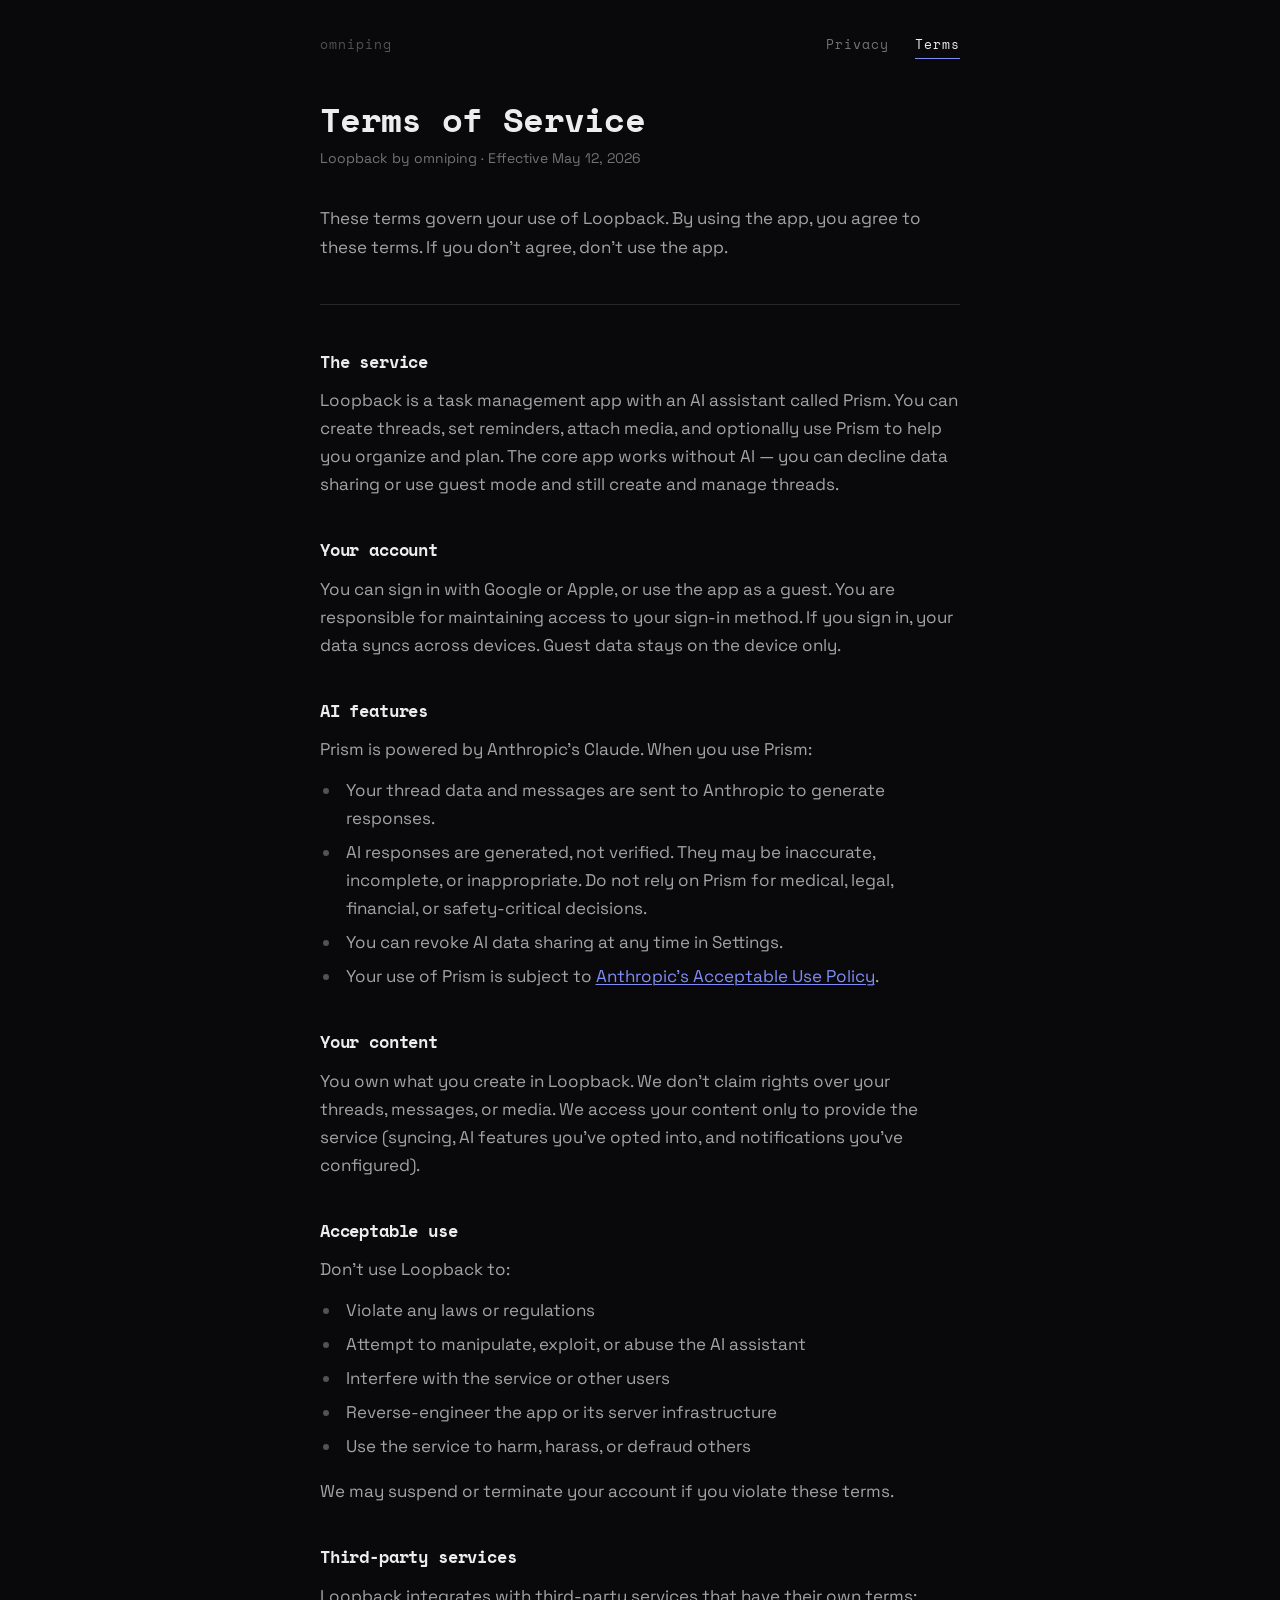
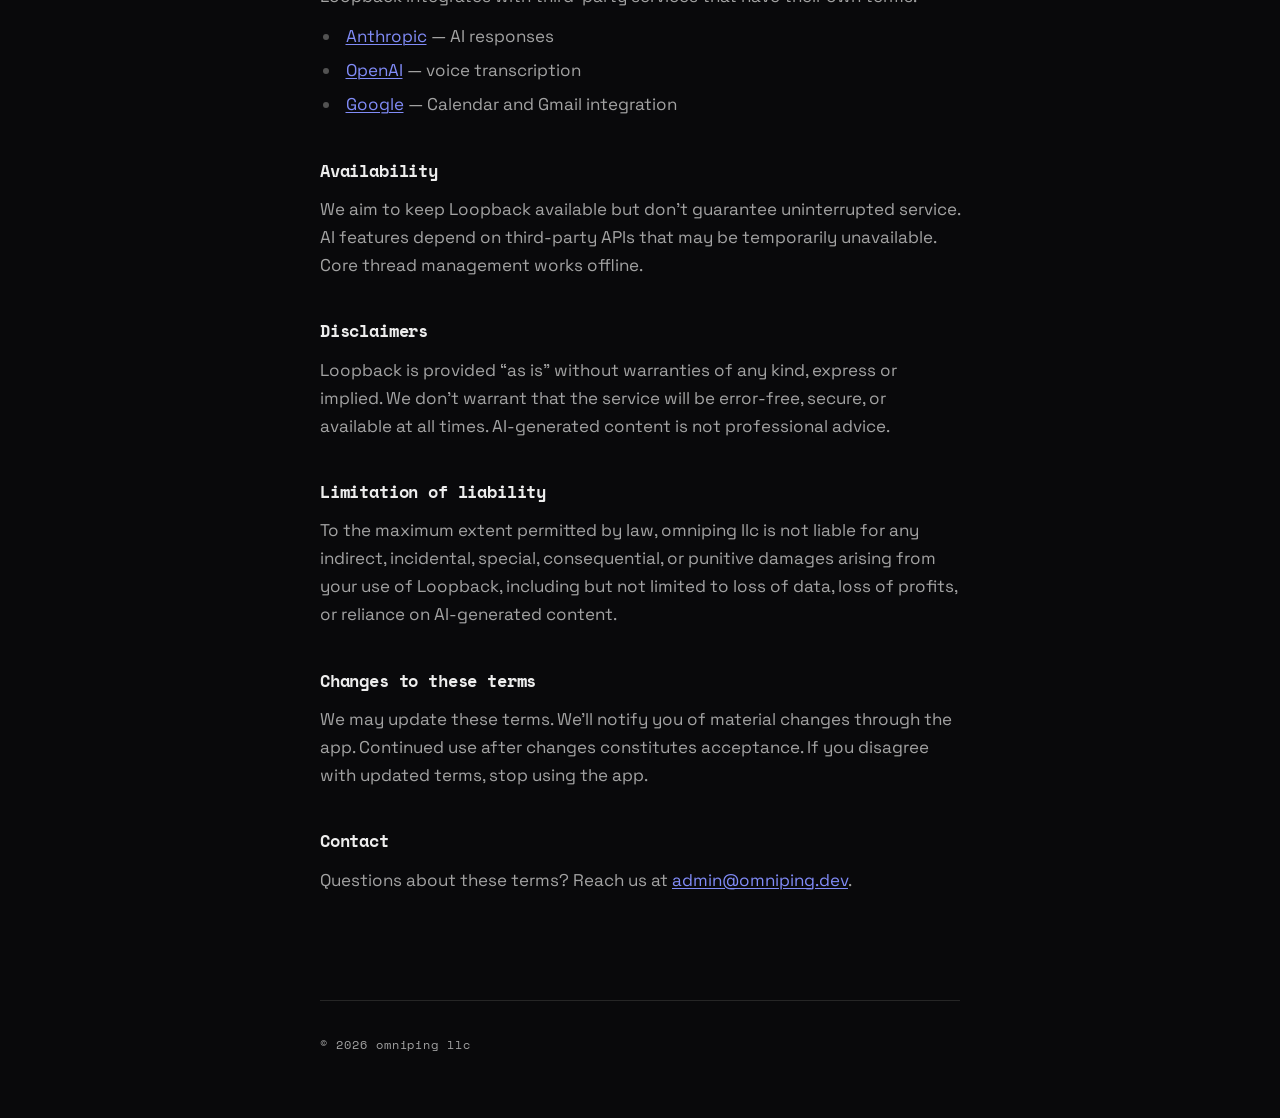
<file: legal/terms/index.html>
<!doctype html>
<html lang="en">
<head>
  <meta charset="utf-8">
  <meta name="viewport" content="width=device-width, initial-scale=1">
  <title>Terms of Service — Loopback</title>
  <link rel="stylesheet" href="../style.css">
</head>
<body>
  <nav>
    <a class="home" href="/">omniping</a>
    <a href="/legal/privacy">Privacy</a>
    <a href="/legal/terms" class="active">Terms</a>
  </nav>

  <main>
    <header>
      <h1>Terms of Service</h1>
      <p class="meta">Loopback by omniping &middot; Effective May 12, 2026</p>
    </header>

    <p class="lede">These terms govern your use of Loopback. By using the app, you agree to these terms. If you don&rsquo;t agree, don&rsquo;t use the app.</p>

    <section>
      <h2>The service</h2>
      <p>Loopback is a task management app with an AI assistant called Prism. You can create threads, set reminders, attach media, and optionally use Prism to help you organize and plan. The core app works without AI — you can decline data sharing or use guest mode and still create and manage threads.</p>
    </section>

    <section>
      <h2>Your account</h2>
      <p>You can sign in with Google or Apple, or use the app as a guest. You are responsible for maintaining access to your sign-in method. If you sign in, your data syncs across devices. Guest data stays on the device only.</p>
    </section>

    <section>
      <h2>AI features</h2>
      <p>Prism is powered by Anthropic&rsquo;s Claude. When you use Prism:</p>
      <ul>
        <li>Your thread data and messages are sent to Anthropic to generate responses.</li>
        <li>AI responses are generated, not verified. They may be inaccurate, incomplete, or inappropriate. Do not rely on Prism for medical, legal, financial, or safety-critical decisions.</li>
        <li>You can revoke AI data sharing at any time in Settings.</li>
        <li>Your use of Prism is subject to <a href="https://www.anthropic.com/policies/aup" target="_blank" rel="noopener">Anthropic&rsquo;s Acceptable Use Policy</a>.</li>
      </ul>
    </section>

    <section>
      <h2>Your content</h2>
      <p>You own what you create in Loopback. We don&rsquo;t claim rights over your threads, messages, or media. We access your content only to provide the service (syncing, AI features you&rsquo;ve opted into, and notifications you&rsquo;ve configured).</p>
    </section>

    <section>
      <h2>Acceptable use</h2>
      <p>Don&rsquo;t use Loopback to:</p>
      <ul>
        <li>Violate any laws or regulations</li>
        <li>Attempt to manipulate, exploit, or abuse the AI assistant</li>
        <li>Interfere with the service or other users</li>
        <li>Reverse-engineer the app or its server infrastructure</li>
        <li>Use the service to harm, harass, or defraud others</li>
      </ul>
      <p>We may suspend or terminate your account if you violate these terms.</p>
    </section>

    <section>
      <h2>Third-party services</h2>
      <p>Loopback integrates with third-party services that have their own terms:</p>
      <ul>
        <li><a href="https://www.anthropic.com/policies/terms" target="_blank" rel="noopener">Anthropic</a> — AI responses</li>
        <li><a href="https://openai.com/terms" target="_blank" rel="noopener">OpenAI</a> — voice transcription</li>
        <li><a href="https://policies.google.com/terms" target="_blank" rel="noopener">Google</a> — Calendar and Gmail integration</li>
      </ul>
    </section>

    <section>
      <h2>Availability</h2>
      <p>We aim to keep Loopback available but don&rsquo;t guarantee uninterrupted service. AI features depend on third-party APIs that may be temporarily unavailable. Core thread management works offline.</p>
    </section>

    <section>
      <h2>Disclaimers</h2>
      <p>Loopback is provided &ldquo;as is&rdquo; without warranties of any kind, express or implied. We don&rsquo;t warrant that the service will be error-free, secure, or available at all times. AI-generated content is not professional advice.</p>
    </section>

    <section>
      <h2>Limitation of liability</h2>
      <p>To the maximum extent permitted by law, omniping llc is not liable for any indirect, incidental, special, consequential, or punitive damages arising from your use of Loopback, including but not limited to loss of data, loss of profits, or reliance on AI-generated content.</p>
    </section>

    <section>
      <h2>Changes to these terms</h2>
      <p>We may update these terms. We&rsquo;ll notify you of material changes through the app. Continued use after changes constitutes acceptance. If you disagree with updated terms, stop using the app.</p>
    </section>

    <section>
      <h2>Contact</h2>
      <p>Questions about these terms? Reach us at <a href="mailto:admin@omniping.dev">admin@omniping.dev</a>.</p>
    </section>
  </main>

  <footer>
    <p>&copy; 2026 omniping llc</p>
  </footer>
</body>
</html>
</file>
<file: legal/style.css>
@import url('https://fonts.googleapis.com/css2?family=Space+Grotesk:wght@400;500;700&family=Space+Mono:wght@400;700&display=swap');

*,
*::before,
*::after {
  margin: 0;
  padding: 0;
  box-sizing: border-box;
}

:root {
  --bg: #09090b;
  --bg-card: #141414;
  --border: #262626;
  --text: #ededed;
  --text-secondary: #a3a3a3;
  --text-muted: #737373;
  --text-faint: #525252;
  --accent: #818cf8;
  --font-display: 'Space Mono', monospace;
  --font-body: 'Space Grotesk', sans-serif;
  --max-width: 640px;
}

html {
  font-size: 17px;
  -webkit-font-smoothing: antialiased;
}

body {
  font-family: var(--font-body);
  color: var(--text-secondary);
  background: var(--bg);
  line-height: 1.65;
  padding: 0 1.25rem;
}

nav {
  max-width: var(--max-width);
  margin: 0 auto;
  padding: 2rem 0 0;
  display: flex;
  gap: 1.5rem;
  font-family: var(--font-display);
  font-size: 0.75rem;
  letter-spacing: 0.08em;
  align-items: center;
}

nav .home {
  margin-right: auto;
  color: var(--text-faint);
}

nav a {
  color: var(--text-muted);
  text-decoration: none;
  padding-bottom: 0.15rem;
  border-bottom: 1.5px solid transparent;
  transition: color 0.15s, border-color 0.15s;
}

nav a:hover {
  color: var(--text);
}

nav a.active {
  color: var(--text);
  border-bottom-color: var(--accent);
}

main {
  max-width: var(--max-width);
  margin: 0 auto;
  padding: 2.5rem 0 4rem;
}

header {
  margin-bottom: 2rem;
}

h1 {
  font-family: var(--font-display);
  font-size: 2rem;
  font-weight: 700;
  letter-spacing: -0.02em;
  line-height: 1.1;
  margin-bottom: 0.5rem;
  color: var(--text);
}

.meta {
  font-size: 0.82rem;
  color: var(--text-muted);
}

.lede {
  font-size: 1rem;
  color: var(--text-secondary);
  line-height: 1.7;
  margin-bottom: 2.5rem;
  padding-bottom: 2.5rem;
  border-bottom: 1px solid var(--border);
}

section {
  margin-bottom: 2.25rem;
}

h2 {
  font-family: var(--font-display);
  font-size: 1rem;
  font-weight: 700;
  letter-spacing: -0.01em;
  margin-bottom: 0.6rem;
  color: var(--text);
}

h3 {
  font-family: var(--font-display);
  font-size: 0.875rem;
  font-weight: 400;
  color: var(--text-muted);
  margin-top: 1.25rem;
  margin-bottom: 0.35rem;
}

p {
  margin-bottom: 0.75rem;
  color: var(--text-secondary);
}

a {
  color: var(--accent);
  text-decoration-thickness: 1px;
  text-underline-offset: 2px;
  transition: color 0.15s;
}

a:hover {
  color: var(--text);
}

ul {
  margin: 0.5rem 0 1rem 1.25rem;
  color: var(--text-secondary);
}

li {
  margin-bottom: 0.35rem;
  padding-left: 0.25rem;
}

li::marker {
  color: var(--text-faint);
}

li strong {
  color: var(--text);
  font-weight: 600;
}

table {
  width: 100%;
  border-collapse: collapse;
  margin: 0.75rem 0 1rem;
  font-size: 0.88rem;
}

th {
  text-align: left;
  font-family: var(--font-display);
  font-weight: 400;
  font-size: 0.7rem;
  text-transform: uppercase;
  letter-spacing: 0.08em;
  color: var(--text-muted);
  padding: 0.5rem 0.75rem;
  border-bottom: 1px solid var(--border);
}

td {
  padding: 0.6rem 0.75rem;
  border-bottom: 1px solid var(--border);
  color: var(--text-secondary);
  vertical-align: top;
}

tr:last-child td {
  border-bottom: none;
}

footer {
  max-width: var(--max-width);
  margin: 0 auto;
  padding: 2rem 0 3rem;
  border-top: 1px solid var(--border);
  font-family: var(--font-display);
  font-size: 0.7rem;
  letter-spacing: 0.08em;
  color: var(--text-faint);
}

@media (max-width: 480px) {
  html { font-size: 16px; }
  h1 { font-size: 1.5rem; }
  table { font-size: 0.82rem; }
  th, td { padding: 0.5rem; }
}
</file>
